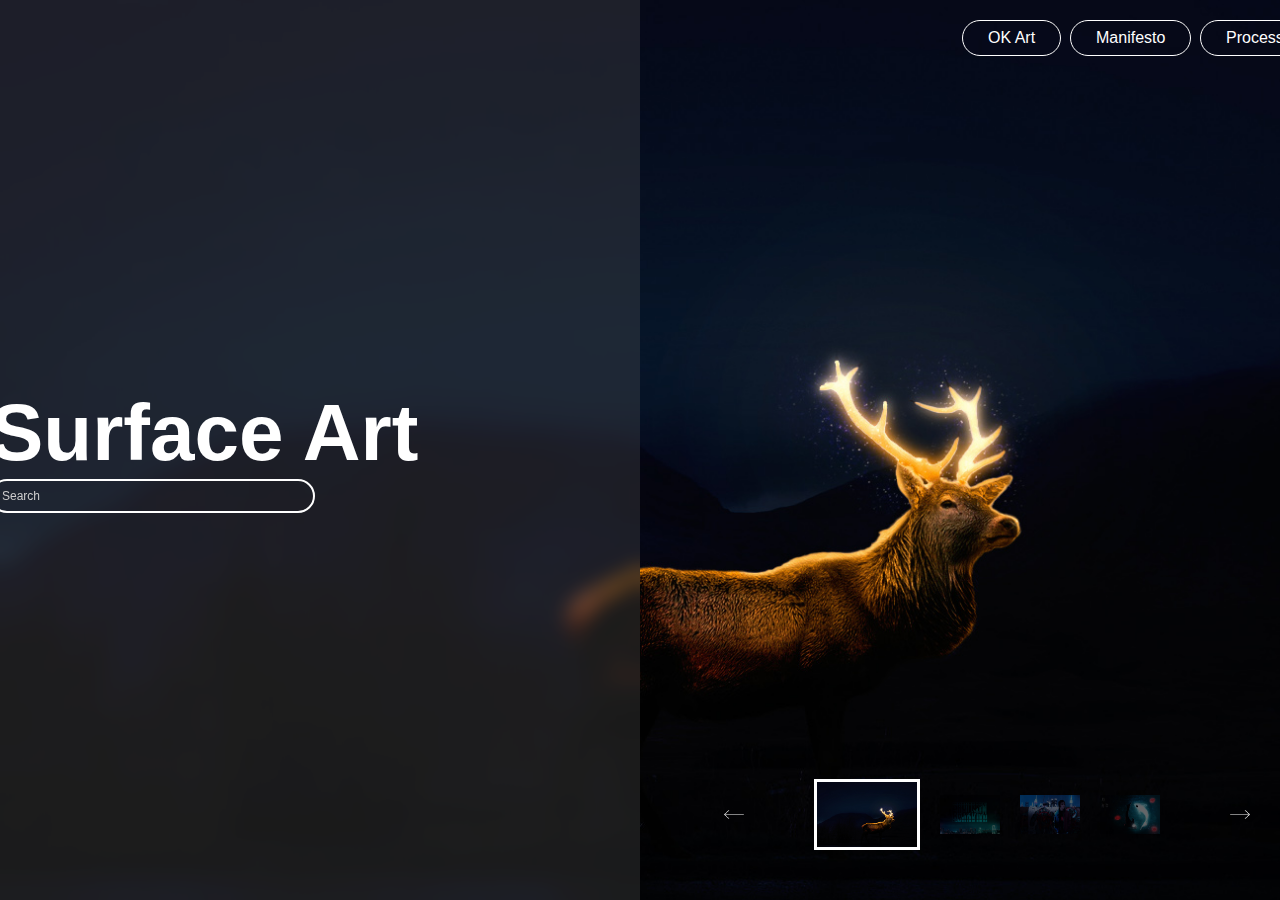
<file: index.html>
<html>
<head>
	<meta name="viewpoint" content="width=device-width, initial-scale=1.0">
	<title>My Design Manifesto</title>
	<link rel="stylesheet" href="styles.css">
</head>
<body>
	<div id="hero">	
		<div class="link">
			<a href="process.html" class="btn">Process</a>
			<a href="surface.html" class="btn2">Manifesto</a>
			<a href="ok.html" class="btn3">OK Art</a>
	</div>
		<div class="container">
			<div class="info">
				<h1>Surface Art</h1>
				<input type="text" placeholder="Search">

		</div>
	</div>

		<div class="slider">
			<img src="images/left-arrow.png" id="prev">
			<div class="preview">
				<img src="img/small1.png" class="active thumbnail">
				<img src="img/small2.png" class="thumbnail">
				<img src="img/small3.png" class="thumbnail">
				<img src="img/small4.png" class="thumbnail">
			</div>
			<img src="images/right-arrow.png" id="next">
		</div>
	</div>

<script>

	var prev = document.getElementById("prev");
	var next = document.getElementById("next");
	var thumbnail = document.getElementsByClassName("thumbnail");
	var hero = document.getElementById("hero");

	var backgroundImg = new Array(
		"img/image1.jpg",
		"img/image2.jpg",
		"img/image3.jpeg",
		"img/image4.jpeg",

		);
		let i = 0;
		next.onclick = function(){

			if(i < 3){
				hero.style.backgroundImage = 'url("'+backgroundImg[i+1]+'")';
				thumbnail[i+1].classList.add("active");
				thumbnail[i].classList.remove("active");
				i++;
			}
		}
		prev.onclick = function(){

			if(i > 0){
				hero.style.backgroundImage = 'url("'+backgroundImg[i-1]+'")';
				thumbnail[i-1].classList.add("active");
				thumbnail[i].classList.remove("active");
				i--;
			}
		}

</script>



</body>
</html>
</file>
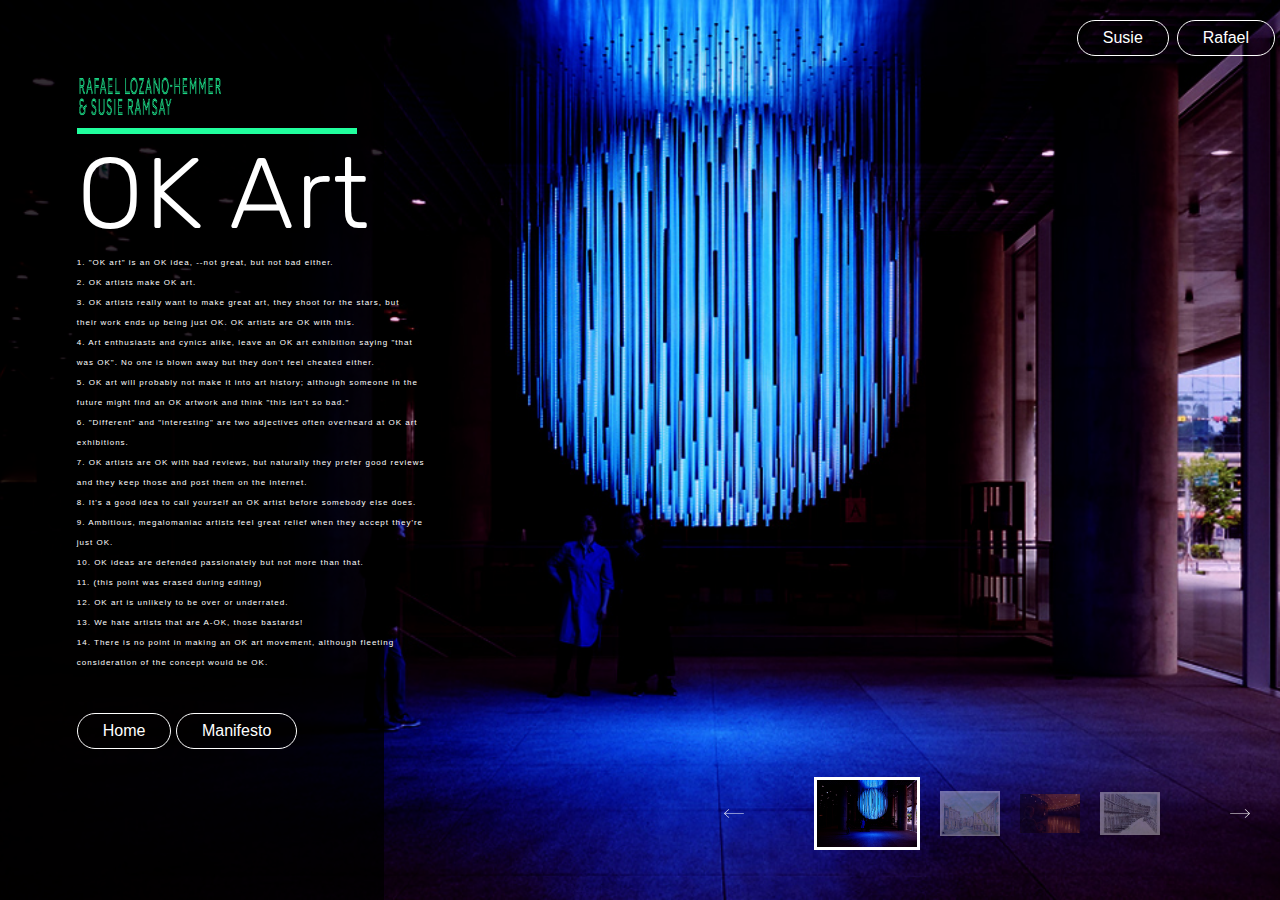
<file: ok.html>
<html>
<head>
	<title>My Manifesto</title>
	<link rel="stylesheet" href="styleok.css">
	<link href="https://fonts.googleapis.com/css2?family=Poppins:wght@600&family=Rubik&display=swap" rel="stylesheet">

</head>
<body>
	<div id="hero">
		<div class="content">
					<div class="link">
				<a href="https://www.lozano-hemmer.com/" target="_blank" class="btn2">Rafael</a>
				<a href="http://www.susie-ramsay-artist.com/" target="_blank" class="btn3">Susie</a>
			</div>
			<img src="images/logo3.png" class="logo">
			<hr>
			<h1>OK Art</h1>
			<p>1. "OK art" is an OK idea, --not great, but not bad either.<br>

2. OK artists make OK art.<br>

3. OK artists really want to make great art, they shoot for the stars, but<br>
their work ends up being just OK. OK artists are OK with this.<br>

4. Art enthusiasts and cynics alike, leave an OK art exhibition saying
"that was OK". No one is blown away but they don't feel cheated either.<br>

5. OK art will probably not make it into art history; although someone in
the future might find an OK artwork and think "this isn't so bad."<br>

6. "Different" and "interesting" are two adjectives often overheard at OK
art exhibitions.<br>

7. OK artists are OK with bad reviews, but naturally they prefer good
reviews and they keep those and post them on the internet.<br>

8. It's a good idea to call yourself an OK artist before somebody else
does.<br>

9. Ambitious, megalomaniac artists feel great relief when they accept
they're just OK.<br>

10. OK ideas are defended passionately but not more than that.<br>

11. (this point was erased during editing)<br>

12. OK art is unlikely to be over or underrated.<br>

13. We hate artists that are A-OK, those bastards!<br>

14. There is no point in making an OK art movement, although fleeting
consideration of the concept would be OK.<br>
</p>
					<a href="index.html" class="btn">Home</a>
			<a href="surface.html" class="btn">Manifesto</a>
		</div>
		<div class="sidebar"></div>
	</div>
</div>

	<div class="slider">
			<img src="images/left-arrow.png" id="prev">
			<div class="preview">
				<img src="img/smallok1.png" class="active thumbnail">
				<img src="img/smallok2.png" class="thumbnail">
				<img src="img/smallok3.png" class="thumbnail">
				<img src="img/smallok4.png" class="thumbnail">
			</div>
			<img src="images/right-arrow.png" id="next">
		</div>
	</div>

<script>

	var prev = document.getElementById("prev");
	var next = document.getElementById("next");
	var thumbnail = document.getElementsByClassName("thumbnail");
	var hero = document.getElementById("hero");

	var backgroundImg = new Array(
		"img/ok1.jpg",
		"img/ok2.jpg",
		"img/ok3.jpg",
		"img/ok4.jpg",

		);
		let i = 0;
		next.onclick = function(){

			if(i < 3){
				hero.style.backgroundImage = 'url("'+backgroundImg[i+1]+'")';
				thumbnail[i+1].classList.add("active");
				thumbnail[i].classList.remove("active");
				i++;
			}
		}
		prev.onclick = function(){

			if(i > 0){
				hero.style.backgroundImage = 'url("'+backgroundImg[i-1]+'")';
				thumbnail[i-1].classList.add("active");
				thumbnail[i].classList.remove("active");
				i--;
			}
		}

</script>
</body>
</html>
</file>
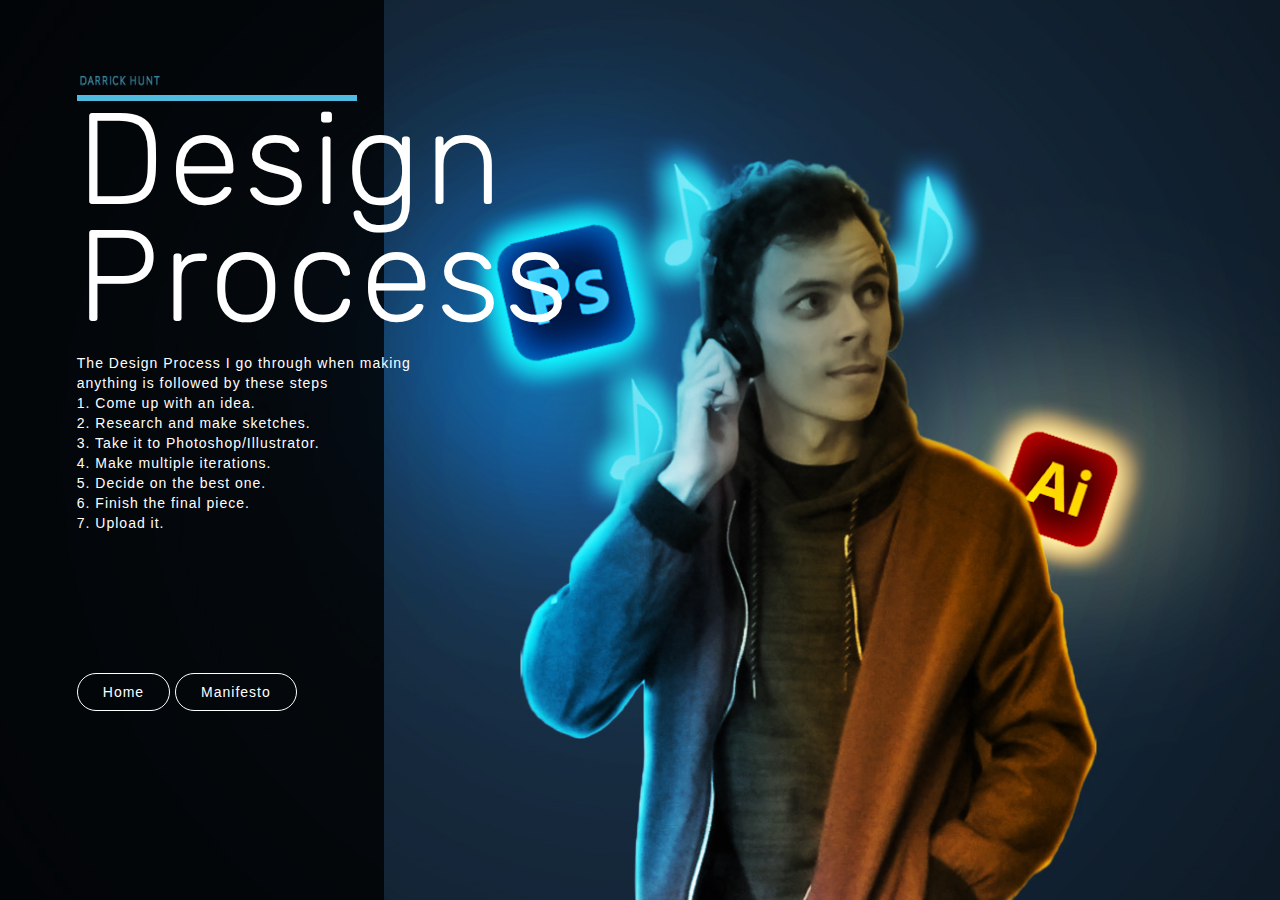
<file: process.html>
<html>
<head>
	<title>Design Process</title>
	<link rel="stylesheet" href="style.css">
	<link rel="preconnect" href="https://fonts.gstatic.com">
<link href="https://fonts.googleapis.com/css2?family=Poppins:wght@600&family=Rubik&display=swap" rel="stylesheet">

</head>
<body>
	<div class="container">
		<div class="content">
			<img src="images/logo.png" class="logo">
			<hr>
			<h1>Design<br>Process</h1><br>
			<p>The Design Process I go through when making<br> anything is followed by these steps</p>
			<p>1. Come up with an idea.<br>
				2. Research and make sketches.<br>
				3. Take it to Photoshop/Illustrator.<br> 
				4. Make multiple iterations.<br>
				5. Decide on the best one.<br>
				6. Finish the final piece.<br>
				7. Upload it.<br>
					<a href="index.html" class="btn">Home</a>
			<a href="surface.html" class="btn">Manifesto</a>
		</div>
		<div class="sidebar"></div>
	</div>


</html>
</file>
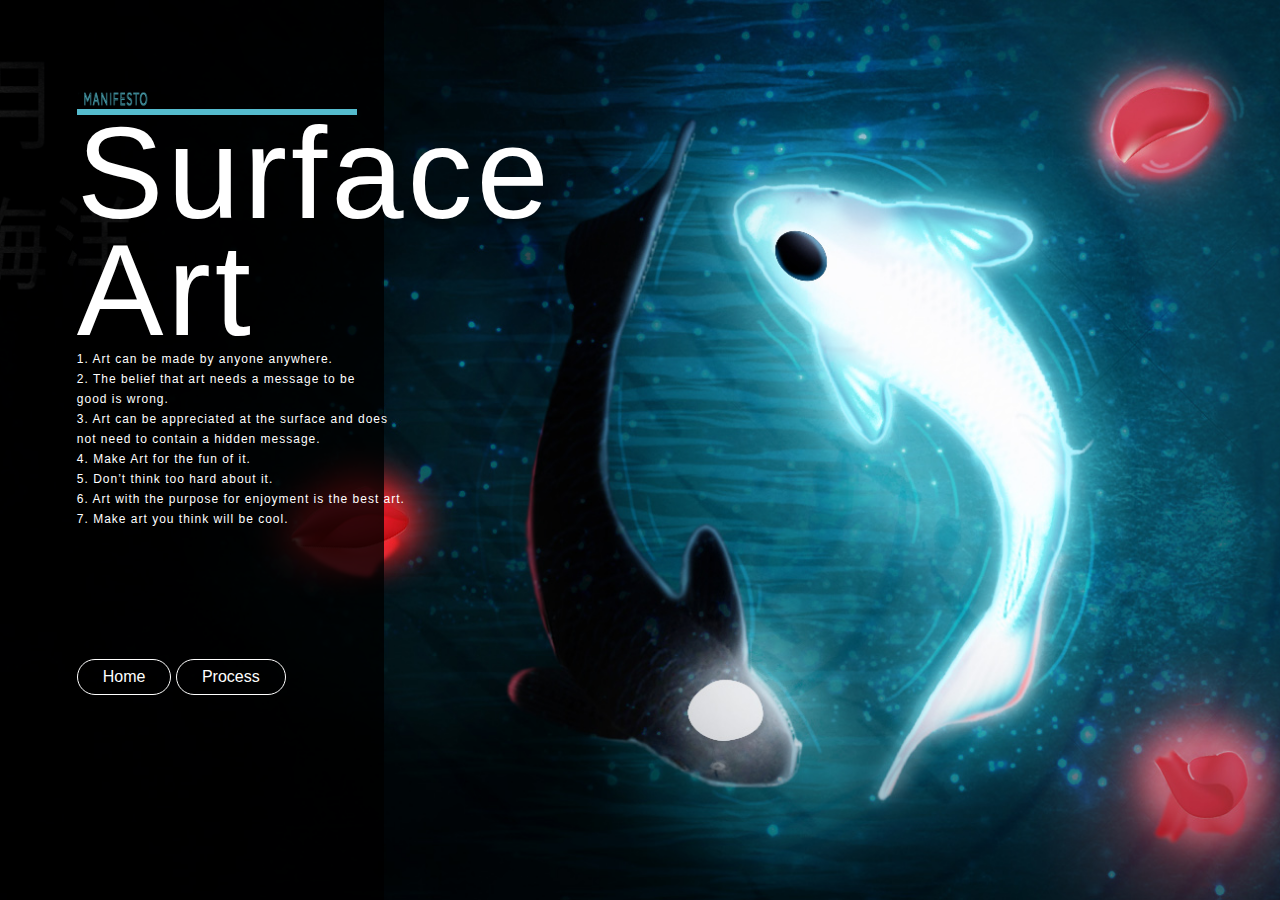
<file: surface.html>
<html>
<head>
	<title>Design Process</title>
	<link rel="stylesheet" href="stylem1.css">
	<link href="https://fonts.googleapis.com/css2?family=Poppins:wght@600&family=Rubik&display=swap" rel="stylesheet">

</head>
<body>
	<div class="container">
		<div class="content">
			<img src="images/logo2.png" class="logo">
			<hr>
			<h1>Surface<br>Art</h1>
			<p>1.	Art can be made by anyone anywhere.<br>
			2.	The belief that art needs a message to be<br> good is wrong.<br>
			3.	Art can be appreciated at the surface and does<br>not need to contain a hidden message.<br>
			4.	Make Art for the fun of it.<br>
			5.	Don’t think too hard about it.<br>
			6.	Art with the purpose for enjoyment is the best art.<br>
			7.	Make art you think will be cool.<br>
			</p>
				<a href="index.html" class="btn">Home</a>
			<a href="process.html" class="btn btn2">Process</a>
		</div>
		<div class="sidebar"></div>
	</div>


</html>
</file>
<file: styles.css>
*{
	margin: 0;
	padding: 0;
	font-family: sans-serif;
}
#hero{
	width: 100%;
	height: 100vh;
	background-image: url(img/image1.jpg);
	background-size: cover;
	background-position: center;
	position: relative;
}
.navbar{
	width: 90%
	margin: auto;
	display: flex;
	align-items: center;
	justify-content: space-between;
	position: relative;
	z-index: 10;
}
.navbar .logo{
	width: 60px;
	margin: 30px 0;
	cursor: pointer;
	opacity: 0;
}
.user{
	display: flex;
	align-items: center;
}
.user img{
	width: 30px;
	margin-left: 50px;
	cursor: pointer;
	opacity: 0%;
}

.link .btn{
	padding: 8px 25px;
	text-decoration: none;
	border: 1px solid #fff;
	color: #fff;
	border-radius: 20px;
	display: inline-block;
	position: absolute;
	margin-left: 1200px;
	margin-top: 20px;
}
.link .btn2{
	padding: 8px 25px;
	text-decoration: none;
	border: 1px solid #fff;
	color: #fff;
	border-radius: 20px;
	display: inline-block;
	position: absolute;
	margin-left: 1070px;
	margin-top: 20px;
}
.link .btn3{
	padding: 8px 25px;
	text-decoration: none;
	border: 1px solid #fff;
	color: #fff;
	border-radius: 20px;
	display: inline-block;
	position: absolute;
	margin-left: 962px;
	margin-top: 20px;
}
.container{
	width: 50%;
	height: 100vh;
	background: rgba(86,86,86,0.3);
	backdrop-filter: blur(10px);
	position: absolute;
	left: 0;
	top: 0;
}
.info{
	width: 650px;
	color: #fff;
	position: absolute;
	right: 0;
	top: 50%;
	transform: translateY(-50%);
	
}
.info h1{
	font-size: 80px;
	letter-spacing: (10px);

}
.info p{
	color: #f0eef1;
	font-size: 18px;
	margin: 15px 0;
	line-height: 30px;
}
.info input{
	width: 50%;
	padding: 8px 10px;
	outline: none;
	border: 2px solid #fff;
	border-radius: 20px;
	background: transparent;
	color: #fff;
	font-size: 12px;
}
::placeholder{
	color: #ccc;
	}

.slider{
	display: flex;
	align-items: center;
	position: absolute;
	right: 30px;
	bottom: 50px;

}
#prev, #next{
	width: 20px;
	cursor: pointer;
}
.preview{
	display: flex;
	align-items: center;
	margin: 0 60px;
}
.preview img{
	width: 60px;
	margin: 0 10px;
	opacity: 0.4;
}
.preview .active{
	display: block;
	border: 3px solid #fff;
	width: 100px;
	opacity: 1;
}
</file>
<file: styleok.css>
*{
	margin: 0;
	padding: 0;
	font-family: sans-serif;
}

#hero{
	height: 100vh; 
	width: 100%;
	background-image: url(img/ok1.jpg);
	background-size: cover;
	background-position: center;
	position: relative;
}
.content{
	width: 88%;
	margin: auto;
	position: relative;
	z-index: 2;

}

.content .logo{
	width: 150px;
	margin-top: 20px;
}
.content hr{
	border: none;
	height: 6px;
	max-width: 280px;
	margin-top: 8px;
	background: #21ff9e;
}
.content h1{
	font-size: 100px;
	font-weight: 100;
	color: #fff;
	letter-spacing: 2px;
	font-family: 'Rubik', sans-serif;
}
.sidebar{
	width: 30%;
	max-width: 550px;
	height: 100%;
	background: rgba(0,0,0,0.8);
	position: absolute;
	top: 0;
	left: 0;
	z-index: 1;
}
.content .btn{
	padding: 8px 25px;
	text-decoration: none;
	border: 1px solid #fff;
	color: #fff;
	border-radius: 20px;
	display: inline-block;
	margin-top: 40px;

}
.link .btn2{
	padding: 8px 25px;
	text-decoration: none;
	border: 1px solid #fff;
	color: #fff;
	border-radius: 20px;
	display: inline-block;
	position: absolute;
	margin-left: 1100px;
	margin-top: 20px;

}
.link .btn3{
	padding: 8px 25px;
	text-decoration: none;
	border: 1px solid #fff;
	color: #fff;
	border-radius: 20px;
	display: inline-block;
	position: absolute;
	margin-left: 1000px;
	margin-top: 20px;

}
.content p{
	max-width: 350px;
	color: #fff;
	letter-spacing: 1px;
	line-height: 20px;
	font-size: 8px;
}
.slider{
	display: flex;
	align-items: center;
	position: absolute;
	right: 30px;
	bottom: 50px;

}
#prev, #next{
	width: 20px;
	cursor: pointer;
}
.preview{
	display: flex;
	align-items: center;
	margin: 0 60px;
}
.preview img{
	width: 60px;
	margin: 0 10px;
	opacity: 0.4;
}
.preview .active{
	display: block;
	border: 3px solid #fff;
	width: 100px;
	opacity: 1;
}
</file>
<file: style.css>
*{
	margin: 0;
	padding: 0;
	font-family: sans-serif;
}

.container{
	height: 100vh; 
	width: 100%;
	background-image: url(img/bg1.jpg);
	background-size: cover;
	background-position: center;
	position: relative;
}
.content{
	width: 88%;
	margin: auto;
	position: relative;
	z-index: 2;

}
.content .logo{
	width: 100px;
	margin-top: 20px;
}
.content hr{
	border: none;
	height: 6px;
	max-width: 280px;
	margin-top: 8px;
	background: #50bbe1;
}
.content h1{
	font-size: 130px;
	font-weight: 100;
	color: #fff;
	letter-spacing: 4px;
	line-height: .9;
	font-family: 'Rubik', sans-serif;

}
.sidebar{
	width: 30%;
	max-width: 550px;
	height: 100%;
	background: rgba(0,0,0,0.8);
	position: absolute;
	top: 0;
	left: 0;
	z-index: 1;
}
.content .btn{
	padding: 8px 25px;
	text-decoration: none;
	border: 1px solid #fff;
	color: #fff;
	border-radius: 20px;
	display: inline-block;
	margin-top: 140px;

}
.content p{
	max-width: 450px;
	color: #fff;
	letter-spacing: 1px;
	line-height: 20px;
	font-size: 14px;
}
</file>
<file: stylem1.css>
*{
	margin: 0;
	padding: 0;
	font-family: sans-serif;
}
.container{
	height: 100vh; 
	width: 100%;
	background-image: url(img/image4.jpeg);
	background-size: cover;
	background-position: center;
	position: relative;
}
.content{
	width: 88%;
	margin: auto;
	position: relative;
	z-index: 2;

}
.content .logo{
	width: 100px;
	margin-top: 40px;
}
.content hr{
	border: none;
	height: 6px;
	max-width: 280px;
	margin-top: 2px;
	background: #55bcce;
	font-family: 'Rubik', sans-serif;
}
.content h1{
	font-size: 130px;
	font-weight: 100;
	color: #fff;
	letter-spacing: 4px;
	line-height: .9;
}
.sidebar{
	width: 30%;
	max-width: 550px;
	height: 100%;
	background: rgba(0,0,0,0.8);
	position: absolute;
	top: 0;
	left: 0;
	z-index: 1;
}
.content p{
	max-width: 450px;
	color: #fff;
	letter-spacing: 1px;
	line-height: 20px;
	font-size: 12px;
}
.content .btn{
	padding: 8px 25px;
	text-decoration: none;
	border: 1px solid #fff;
	color: #fff;
	border-radius: 20px;
	display: inline-block;
	margin-top: 130px;
	
}
</file>
